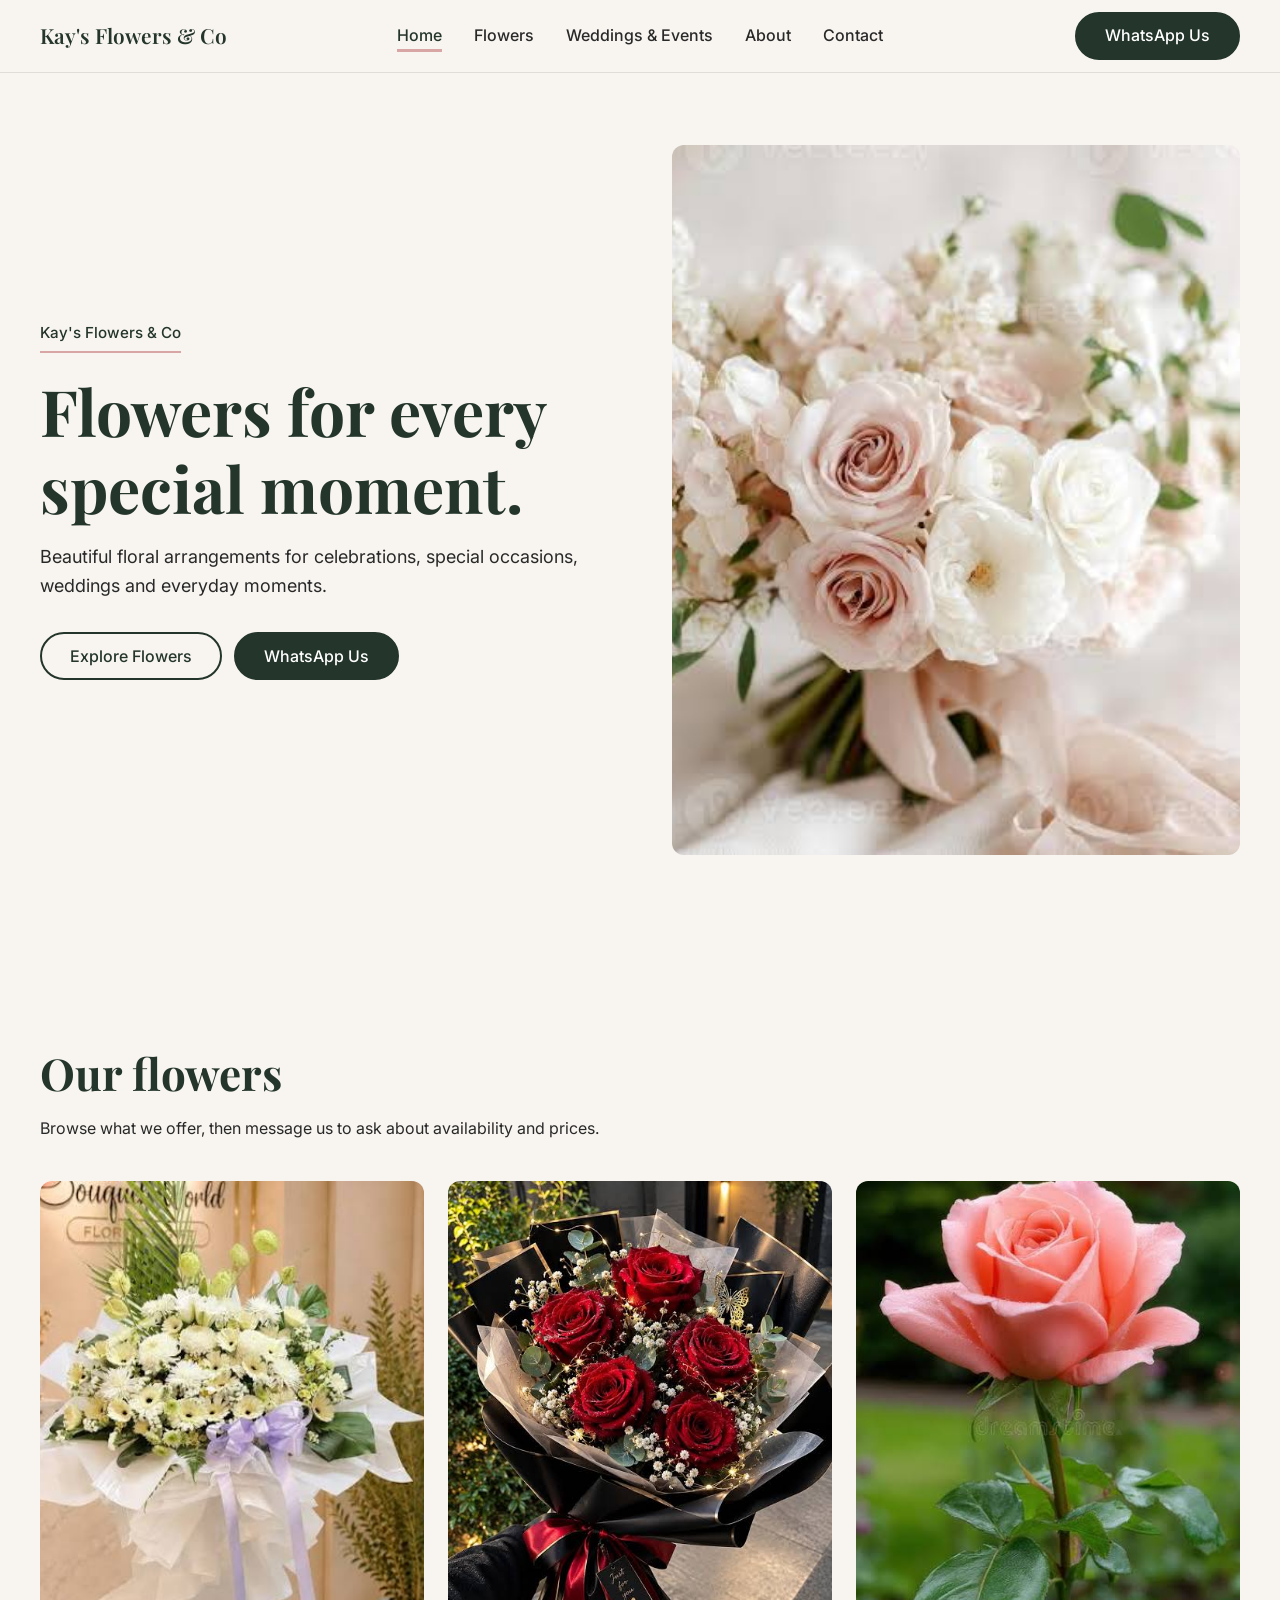
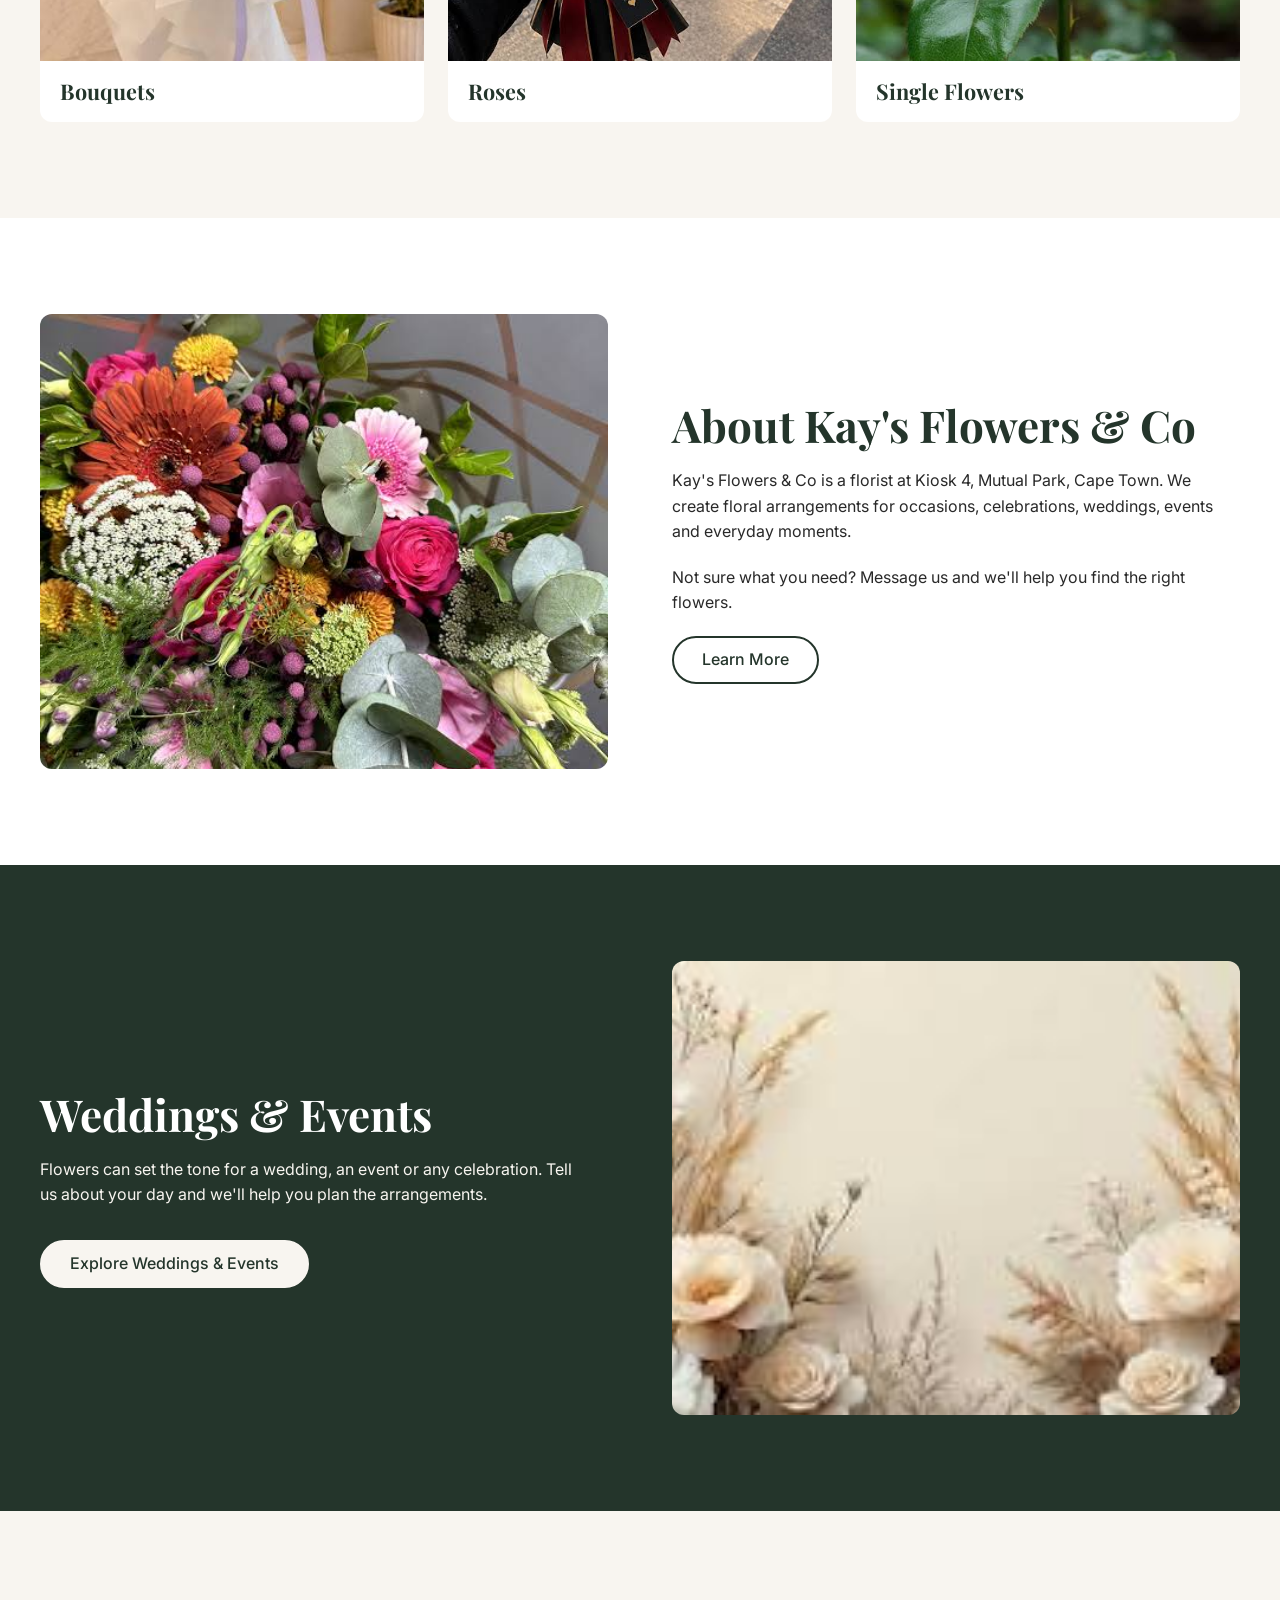
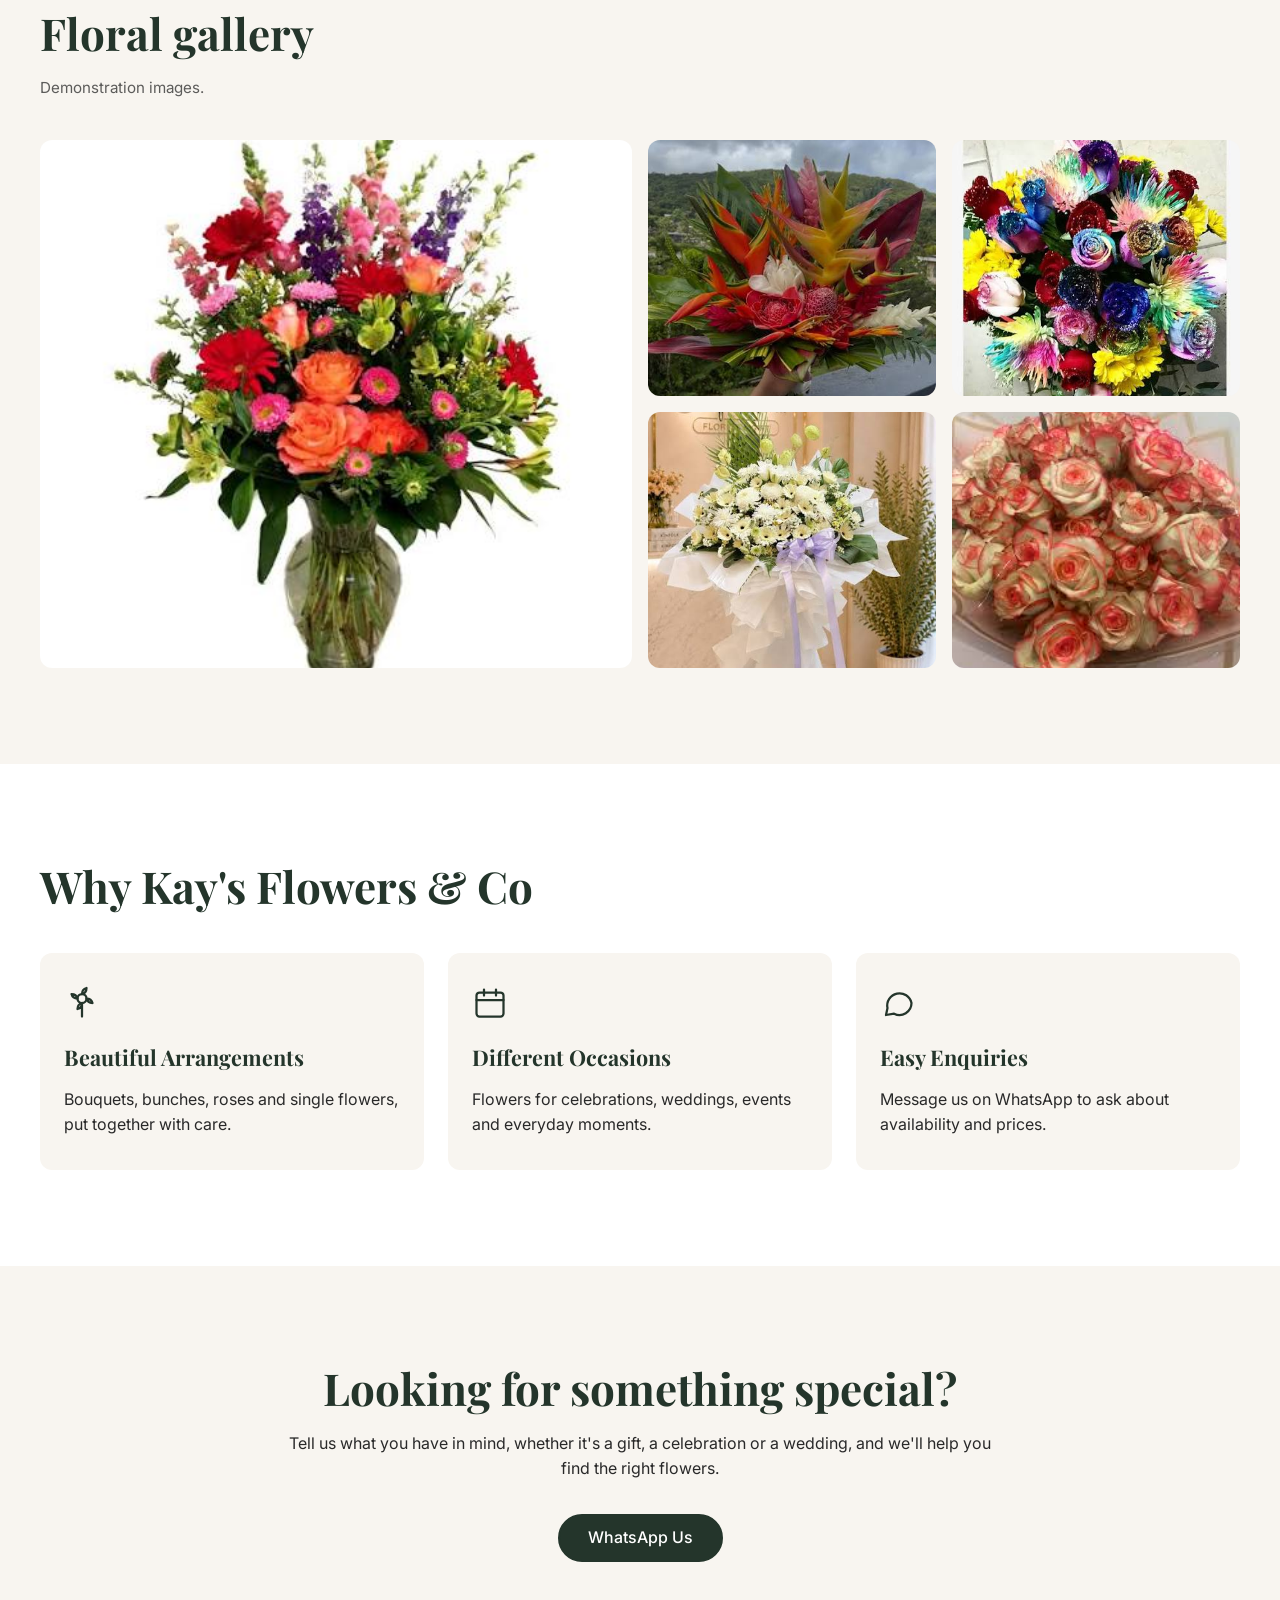
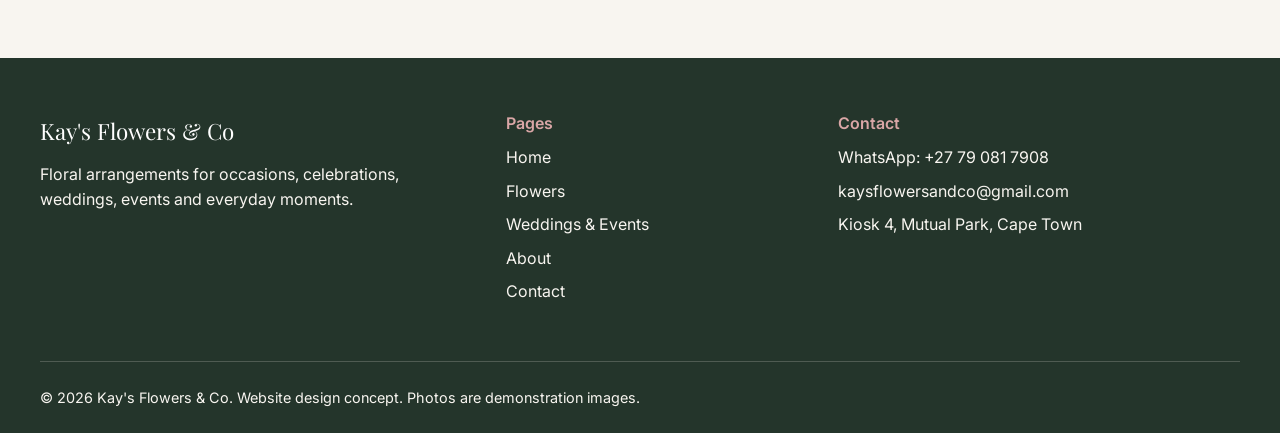
<file: index.html>
<!DOCTYPE html>
<html lang="en">
<head>
  <meta charset="UTF-8">
  <meta name="viewport" content="width=device-width, initial-scale=1.0">
  <title>Kay's Flowers &amp; Co | Florist in Cape Town</title>
  <meta name="description" content="Kay's Flowers & Co is a florist at Kiosk 4, Mutual Park, Cape Town. Bouquets, roses, single flowers, weddings and events. Enquire on WhatsApp.">

<link rel="icon" href="data:image/svg+xml,%3Csvg xmlns='http://www.w3.org/2000/svg' viewBox='0 0 100 100'%3E%3Ctext y='.9em' font-size='90'%3E🌷%3C/text%3E%3C/svg%3E">

  <link rel="preconnect" href="https://fonts.googleapis.com">
  <link rel="preconnect" href="https://fonts.gstatic.com" crossorigin>
  <link href="https://fonts.googleapis.com/css2?family=Inter:wght@400;500;600&family=Playfair+Display:wght@500;600;700&display=swap" rel="stylesheet">

  <link rel="stylesheet" href="stylesheet.css">
</head>

<body>

<header class="site-header">
  <div class="container header-inner">

    <a href="index.html" class="logo">Kay's Flowers &amp; Co</a>

    <button class="nav-toggle" aria-label="Open menu" aria-expanded="false" aria-controls="primary-nav">
      <span class="bar"></span>
      <span class="bar"></span>
      <span class="bar"></span>
    </button>

    <nav id="primary-nav" class="nav" aria-label="Main">
      <ul class="nav-links">
        <li><a href="index.html" aria-current="page">Home</a></li>
        <li><a href="flowers.html">Flowers</a></li>
        <li><a href="weddings-events.html">Weddings &amp; Events</a></li>
        <li><a href="about.html">About</a></li>
        <li><a href="contact.html">Contact</a></li>
      </ul>
      <a href="https://wa.me/27790817908" class="btn btn-primary nav-cta" target="_blank" rel="noopener">WhatsApp Us</a>
    </nav>

  </div>
</header>

<main>

  <section class="hero">
    <div class="container hero-inner">

      <div class="hero-text">
        <p class="hero-label">Kay's Flowers &amp; Co</p>
        <h1>Flowers for every special moment.</h1>
        <p class="hero-lead">Beautiful floral arrangements for celebrations, special occasions, weddings and everyday moments.</p>

        <div class="hero-actions">
          <a href="flowers.html" class="btn btn-outline">Explore Flowers</a>
          <a href="https://wa.me/27790817908" class="btn btn-primary" target="_blank" rel="noopener">WhatsApp Us</a>
        </div>
      </div>

      <div class="hero-image">
        <img src="images/hero.jpg" alt="A fresh bouquet of flowers from Kay's Flowers &amp; Co" width="1600" height="1200" fetchpriority="high">
      </div>

    </div>
  </section>

  <!-- Featured flowers -->
  <section class="section">
    <div class="container">
      <div class="section-heading">
        <h2>Our flowers</h2>
        <p>Browse what we offer, then message us to ask about availability and prices.</p>
      </div>

      <div class="card-grid">

        <article class="flower-card">
          <img src="images/bouquets.jpg" alt="A hand-tied bouquet of mixed flowers" width="800" height="1000" loading="lazy">
          <h3><a href="flowers.html#bouquets">Bouquets</a></h3>
        </article>

        <article class="flower-card">
          <img src="images/roses.jpg" alt="Fresh roses" width="800" height="1000" loading="lazy">
          <h3><a href="flowers.html#roses">Roses</a></h3>
        </article>

        <article class="flower-card">
          <img src="images/single-flower.jpg" alt="A single flower stem" width="800" height="1000" loading="lazy">
          <h3><a href="flowers.html#single-flowers">Single Flowers</a></h3>
        </article>

      </div>
    </div>
  </section>

  <!-- About preview -->
  <section class="section section-white">
    <div class="container about-inner">

      <div class="about-image">
        <img src="images/about.jpg" alt="Fresh flowers arranged on a table" width="1000" height="800" loading="lazy">
      </div>

      <div class="about-text">
        <h2>About Kay's Flowers &amp; Co</h2>
        <p>Kay's Flowers &amp; Co is a florist at Kiosk 4, Mutual Park, Cape Town. We create floral arrangements for occasions, celebrations, weddings, events and everyday moments.</p>
        <p>Not sure what you need? Message us and we'll help you find the right flowers.</p>
        <a href="about.html" class="btn btn-outline">Learn More</a>
      </div>

    </div>
  </section>

  <!-- Weddings & Events -->
  <section class="section section-green">
    <div class="container split">

      <div class="split-text">
        <h2>Weddings &amp; Events</h2>
        <p>Flowers can set the tone for a wedding, an event or any celebration. Tell us about your day and we'll help you plan the arrangements.</p>
        <a href="weddings-events.html" class="btn btn-light">Explore Weddings &amp; Events</a>
      </div>

      <div class="split-image">
        <img src="images/weddings.jpg" alt="Floral arrangement for a wedding or event" width="900" height="700" loading="lazy">
      </div>

    </div>
  </section>

  <!-- Floral gallery -->
  <section class="section">
    <div class="container">
      <div class="section-heading">
        <h2>Floral gallery</h2>
        <p class="note">Demonstration images.</p>
      </div>

      <div class="gallery">
        <figure class="gallery-item feature">
          <img src="images/gallery-1.jpg" alt="A large floral arrangement in soft colours" width="1200" height="900" loading="lazy">
        </figure>
        <figure class="gallery-item">
          <img src="images/gallery-2.jpg" alt="Close-up of pink flowers" width="600" height="600" loading="lazy">
        </figure>
        <figure class="gallery-item">
          <img src="images/gallery-3.jpg" alt="White flowers with green leaves" width="600" height="600" loading="lazy">
        </figure>
        <figure class="gallery-item">
          <img src="images/gallery-4.jpg" alt="A bunch of flowers wrapped for gifting" width="600" height="600" loading="lazy">
        </figure>
        <figure class="gallery-item">
          <img src="images/gallery-5.jpg" alt="A single flower in soft light" width="600" height="600" loading="lazy">
        </figure>
      </div>
    </div>
  </section>

  <!-- Why Kay's Flowers & Co -->
  <section class="section section-white">
    <div class="container">
      <div class="section-heading">
        <h2>Why Kay's Flowers &amp; Co</h2>
      </div>

      <div class="feature-grid">

        <article class="feature-card">
          <svg class="icon" viewBox="0 0 24 24" aria-hidden="true">
            <circle cx="12" cy="9" r="3"/>
            <path d="M12 6c0-2 1-3.500 3-4 0 2-1 3.500-3 4zM12 12c0 2-1 3.500-3 4 0-2 1-3.500 3-4zM9 9c-2 0-3.500-1-4-3 2 0 3.500 1 4 3zM15 9c2 0 3.500 1 4 3-2 0-3.500-1-4-3zM12 12v9"/>
          </svg>
          <h3>Beautiful Arrangements</h3>
          <p>Bouquets, bunches, roses and single flowers, put together with care.</p>
        </article>

        <article class="feature-card">
          <svg class="icon" viewBox="0 0 24 24" aria-hidden="true">
            <rect x="3" y="5" width="18" height="16" rx="2"/>
            <path d="M3 10h18M8 3v4M16 3v4"/>
          </svg>
          <h3>Different Occasions</h3>
          <p>Flowers for celebrations, weddings, events and everyday moments.</p>
        </article>

        <article class="feature-card">
          <svg class="icon" viewBox="0 0 24 24" aria-hidden="true">
            <path d="M21 12a8 8 0 0 1-11.600 7.100L4 20l1-4.600A8 8 0 1 1 21 12z"/>
          </svg>
          <h3>Easy Enquiries</h3>
          <p>Message us on WhatsApp to ask about availability and prices.</p>
        </article>

      </div>
    </div>
  </section>

  <!-- WhatsApp call-to-action -->
  <section class="section cta">
    <div class="container cta-inner">
      <h2>Looking for something special?</h2>
      <p>Tell us what you have in mind, whether it's a gift, a celebration or a wedding, and we'll help you find the right flowers.</p>
      <a href="https://wa.me/27790817908?text=Hi%20Kay%27s%2C%20I%27d%20like%20to%20enquire%20about%20flowers." class="btn btn-primary" target="_blank" rel="noopener">WhatsApp Us</a>
    </div>
  </section>

<footer class="site-footer">
  <div class="container footer-grid">

    <div class="footer-about">
      <p class="footer-logo">Kay's Flowers &amp; Co</p>
      <p>Floral arrangements for occasions, celebrations, weddings, events and everyday moments.</p>
    </div>

    <nav aria-label="Footer">
      <h2 class="footer-heading">Pages</h2>
      <ul class="footer-list">
        <li><a href="index.html">Home</a></li>
        <li><a href="flowers.html">Flowers</a></li>
        <li><a href="weddings-events.html">Weddings &amp; Events</a></li>
        <li><a href="about.html">About</a></li>
        <li><a href="contact.html">Contact</a></li>
      </ul>
    </nav>

    <div>
      <h2 class="footer-heading">Contact</h2>
      <ul class="footer-list">
        <li><a href="https://wa.me/27790817908" target="_blank" rel="noopener">WhatsApp: +27 79 081 7908</a></li>
        <li><a href="mailto:kaysflowersandco@gmail.com">kaysflowersandco@gmail.com</a></li>
        <li><a href="https://www.google.com/maps/search/?api=1&amp;query=Mutual%20Park%2C%20Cape%20Town" target="_blank" rel="noopener">Kiosk 4, Mutual Park, Cape Town</a></li>
      </ul>
    </div>

  </div>

  <div class="container footer-bottom">
    <p>&copy; 2026 Kay's Flowers &amp; Co. Website design concept. Photos are demonstration images.</p>
  </div>
</footer>

</main>

  <script src="script.js"></script>
</body>
</html>
</file>
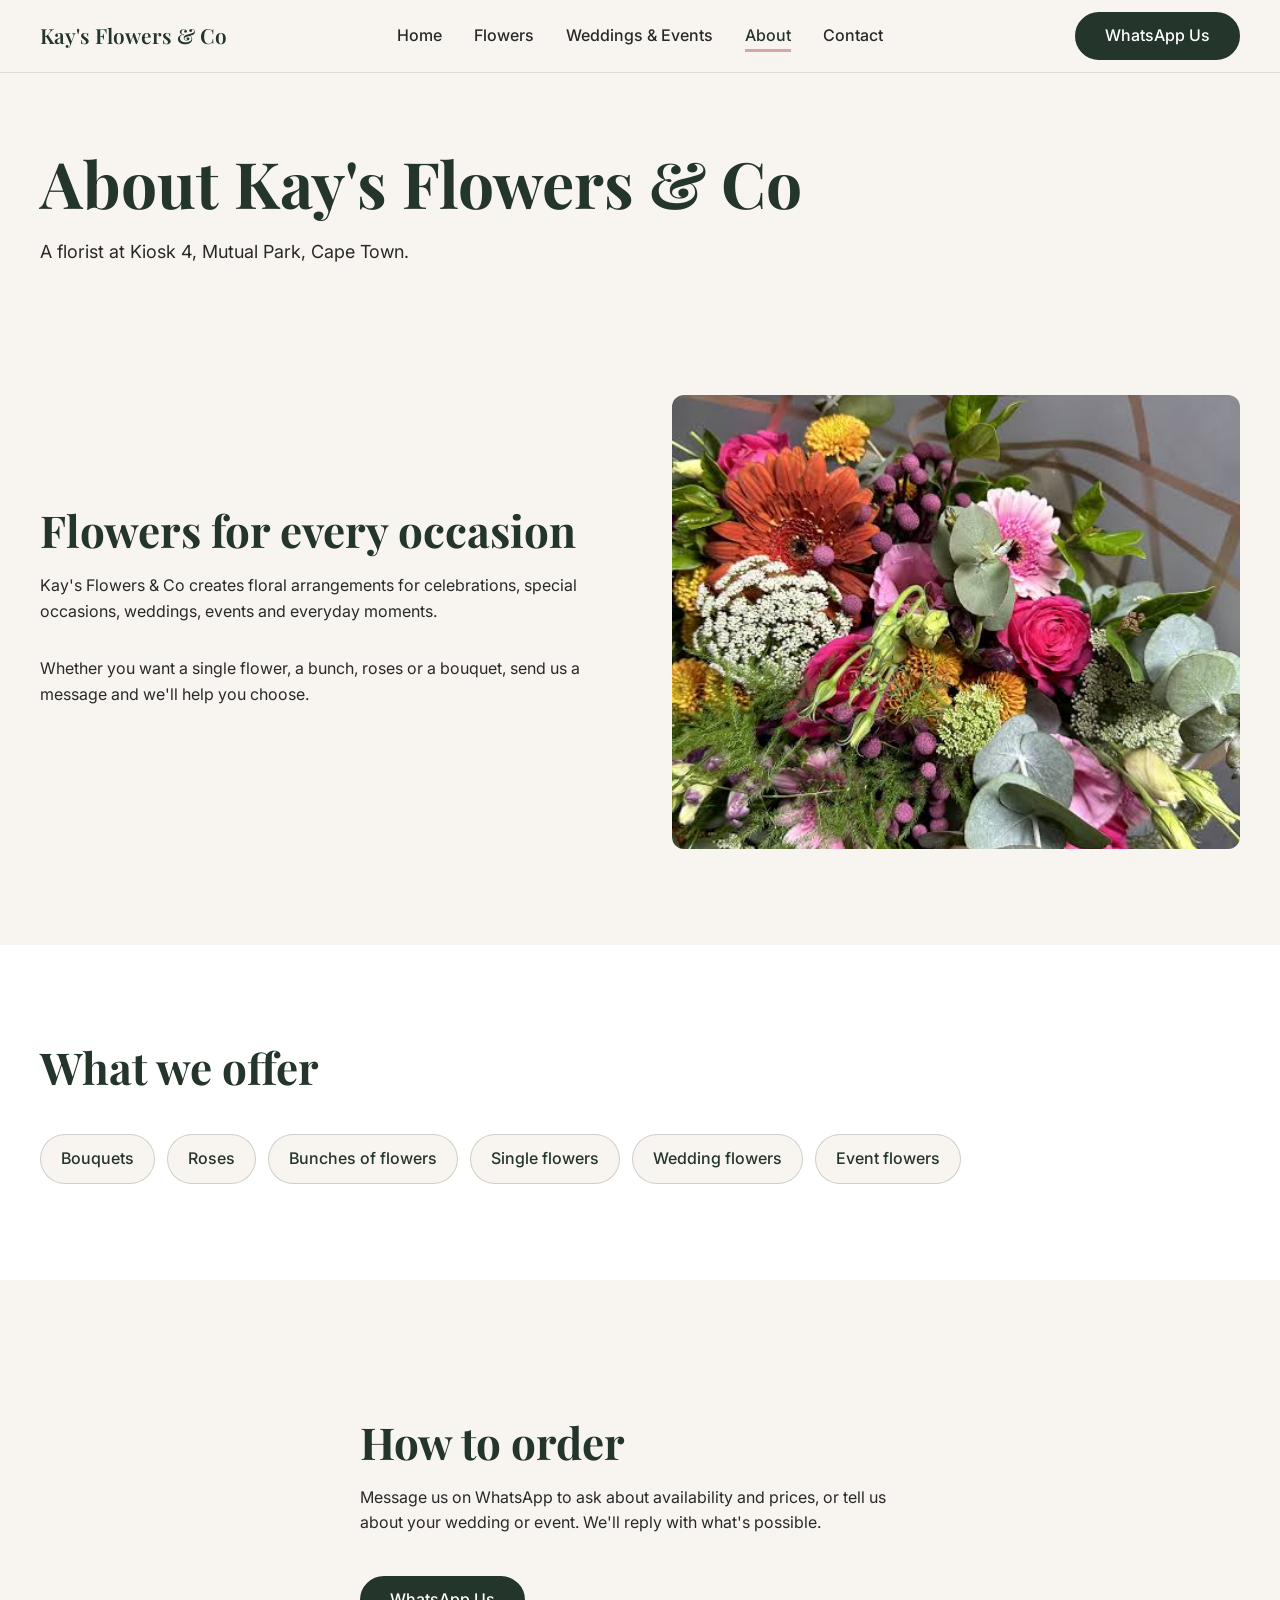
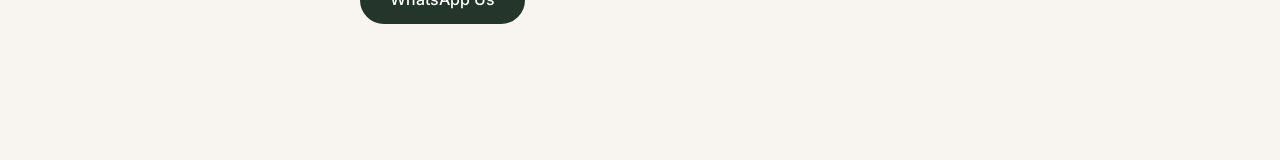
<file: about.html>
<!DOCTYPE html>
<html lang="en">
<head>
  <meta charset="UTF-8">
  <meta name="viewport" content="width=device-width, initial-scale=1.0">
  <title>About | Kay's Flowers &amp; Co</title>
  <meta name="description" content="Learn about Kay's Flowers &amp; Co, a florist at Kiosk 4, Mutual Park, Cape Town, offering bouquets, roses, single flowers, weddings and events.">

<link rel="icon" href="data:image/svg+xml,%3Csvg xmlns='http://www.w3.org/2000/svg' viewBox='0 0 100 100'%3E%3Ctext y='.9em' font-size='90'%3E🌷%3C/text%3E%3C/svg%3E">
  <link rel="preconnect" href="https://fonts.googleapis.com">
  <link rel="preconnect" href="https://fonts.gstatic.com" crossorigin>
  <link href="https://fonts.googleapis.com/css2?family=Inter:wght@400;500;600&family=Playfair+Display:wght@500;600;700&display=swap" rel="stylesheet">

  <link rel="stylesheet" href="stylesheet.css">
</head>

<body>

<header class="site-header">
  <div class="container header-inner">

    <a href="index.html" class="logo">Kay's Flowers &amp; Co</a>

    <button class="nav-toggle" aria-label="Open menu" aria-expanded="false" aria-controls="primary-nav">
      <span class="bar"></span>
      <span class="bar"></span>
      <span class="bar"></span>
    </button>

    <nav id="primary-nav" class="nav" aria-label="Main">
 <ul class="nav-links">
  <li><a href="index.html">Home</a></li>
  <li><a href="flowers.html">Flowers</a></li>
  <li><a href="weddings-events.html">Weddings &amp; Events</a></li>
  <li><a href="about.html" aria-current="page">About</a></li>
  <li><a href="contact.html">Contact</a></li>
</ul>
      <a href="https://wa.me/27790817908" class="btn btn-primary nav-cta" target="_blank" rel="noopener">WhatsApp Us</a>
    </nav>

  </div>
</header>

<main>

  <section class="page-hero">
    <div class="container">
      <h1>About Kay's Flowers &amp; Co</h1>
      <p>A florist at Kiosk 4, Mutual Park, Cape Town.</p>
    </div>
  </section>

  <section class="section">
    <div class="container split">
      <div class="split-text">
        <h2>Flowers for every occasion</h2>
        <p>Kay's Flowers &amp; Co creates floral arrangements for celebrations, special occasions, weddings, events and everyday moments.</p>
        <p>Whether you want a single flower, a bunch, roses or a bouquet, send us a message and we'll help you choose.</p>
      </div>
      <div class="split-image">
        <img src="images/about.jpg" alt="Fresh flowers arranged on a table" width="1000" height="800" loading="lazy">
      </div>
    </div>
  </section>

  <section class="section section-white">
    <div class="container">
      <div class="section-heading">
        <h2>What we offer</h2>
      </div>
      <ul class="offer-list">
        <li>Bouquets</li>
        <li>Roses</li>
        <li>Bunches of flowers</li>
        <li>Single flowers</li>
        <li>Wedding flowers</li>
        <li>Event flowers</li>
      </ul>
    </div>
  </section>

  <section class="section">
    <div class="container">
      <div class="info-panel">
        <h2>How to order</h2>
        <p>Message us on WhatsApp to ask about availability and prices, or tell us about your wedding or event. We'll reply with what's possible.</p>
        <a href="https://wa.me/27790817908?text=Hi%20Kay%27s%2C%20I%27d%20like%20to%20enquire%20about%20flowers." class="btn btn-primary" target="_blank" rel="noopener">WhatsApp Us</a>
      </div>
    </div>
  </section>

</main>

  <script src="script.js"></script>
</body>
</html>
</file>
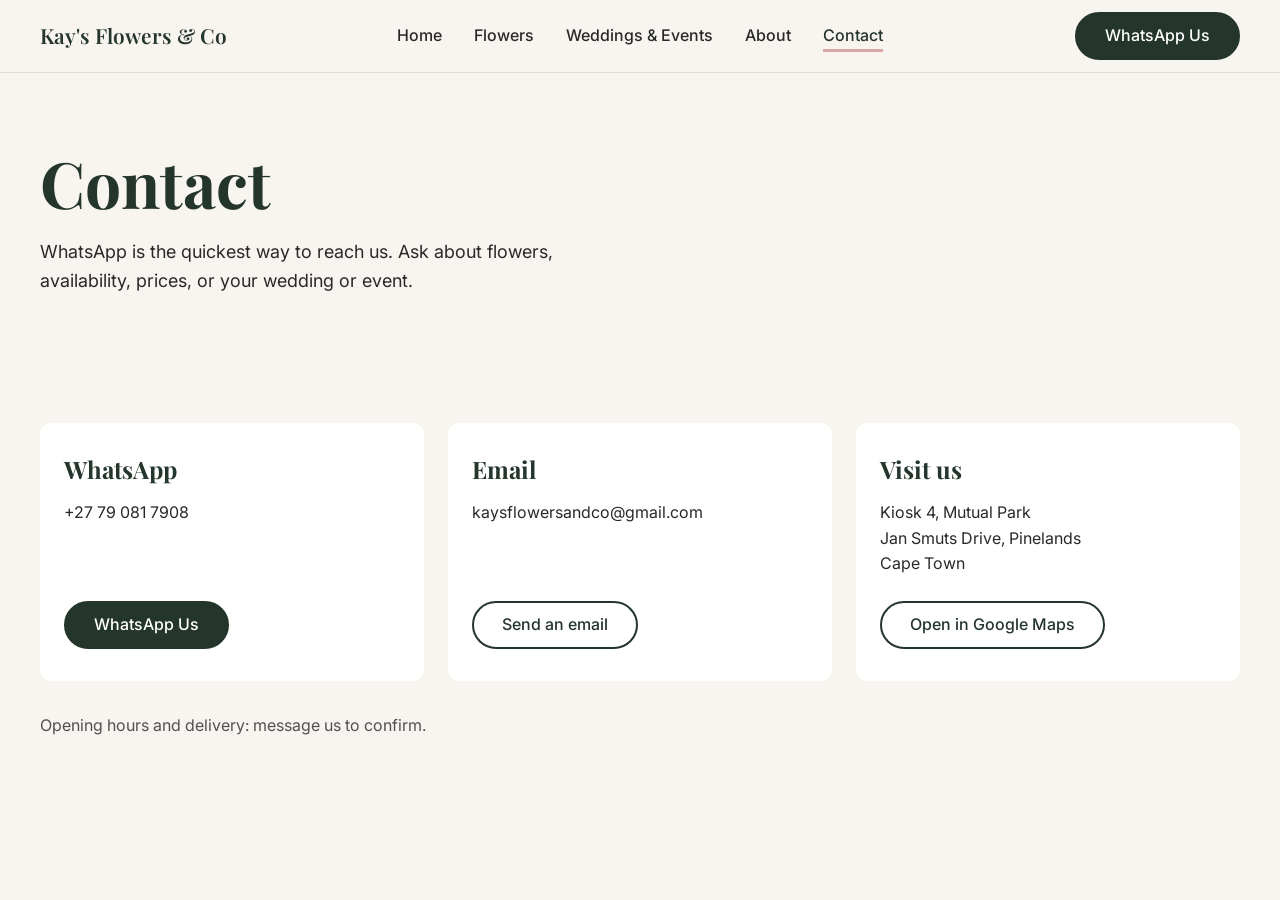
<file: contact.html>
<!DOCTYPE html>
<html lang="en">
<head>
  <meta charset="UTF-8">
  <meta name="viewport" content="width=device-width, initial-scale=1.0">
  <title>Contact | Kay's Flowers &amp; Co</title>
  <meta name="description" content="Contact Kay's Flowers &amp; Co on WhatsApp or email, or visit Kiosk 4, Mutual Park, Cape Town.">

  <link rel="icon" href="data:image/svg+xml,%3Csvg xmlns='http://www.w3.org/2000/svg' viewBox='0 0 100 100'%3E%3Ctext y='.9em' font-size='90'%3E🌷%3C/text%3E%3C/svg%3E">

  <link rel="preconnect" href="https://fonts.googleapis.com">
  <link rel="preconnect" href="https://fonts.gstatic.com" crossorigin>
  <link href="https://fonts.googleapis.com/css2?family=Inter:wght@400;500;600&family=Playfair+Display:wght@500;600;700&display=swap" rel="stylesheet">
  
  <link rel="stylesheet" href="stylesheet.css">
</head>

<body>

<header class="site-header">
  <div class="container header-inner">

    <a href="index.html" class="logo">Kay's Flowers &amp; Co</a>

    <button class="nav-toggle" aria-label="Open menu" aria-expanded="false" aria-controls="primary-nav">
      <span class="bar"></span>
      <span class="bar"></span>
      <span class="bar"></span>
    </button>

    <nav id="primary-nav" class="nav" aria-label="Main">
<ul class="nav-links">
  <li><a href="index.html">Home</a></li>
  <li><a href="flowers.html">Flowers</a></li>
  <li><a href="weddings-events.html">Weddings &amp; Events</a></li>
  <li><a href="about.html">About</a></li>
  <li><a href="contact.html" aria-current="page">Contact</a></li>
</ul>
      <a href="https://wa.me/27790817908" class="btn btn-primary nav-cta" target="_blank" rel="noopener">WhatsApp Us</a>
    </nav>

  </div>
</header>

<main>

  <section class="page-hero">
    <div class="container">
      <h1>Contact</h1>
      <p>WhatsApp is the quickest way to reach us. Ask about flowers, availability, prices, or your wedding or event.</p>
    </div>
  </section>

  <section class="section">
    <div class="container">
      <div class="contact-grid">

        <article class="contact-card">
          <h2>WhatsApp</h2>
          <p>+27 79 081 7908</p>
          <a href="https://wa.me/27790817908?text=Hi%20Kay%27s%2C%20I%27d%20like%20to%20enquire%20about%20flowers." class="btn btn-primary" target="_blank" rel="noopener">WhatsApp Us</a>
        </article>

        <article class="contact-card">
          <h2>Email</h2>
          <p class="break">kaysflowersandco@gmail.com</p>
          <a href="mailto:kaysflowersandco@gmail.com" class="btn btn-outline">Send an email</a>
        </article>

        <article class="contact-card">
          <h2>Visit us</h2>
          <p>Kiosk 4, Mutual Park<br>Jan Smuts Drive, Pinelands<br>Cape Town</p>
          <a href="https://www.google.com/maps/search/?api=1&amp;query=Mutual%20Park%2C%20Jan%20Smuts%20Drive%2C%20Pinelands%2C%20Cape%20Town" class="btn btn-outline" target="_blank" rel="noopener">Open in Google Maps</a>
        </article>

      </div>

      <p class="contact-note">Opening hours and delivery: message us to confirm.</p>
    </div>
  </section>

</main>

  <script src="script.js"></script>
</body>
</html>
</file>
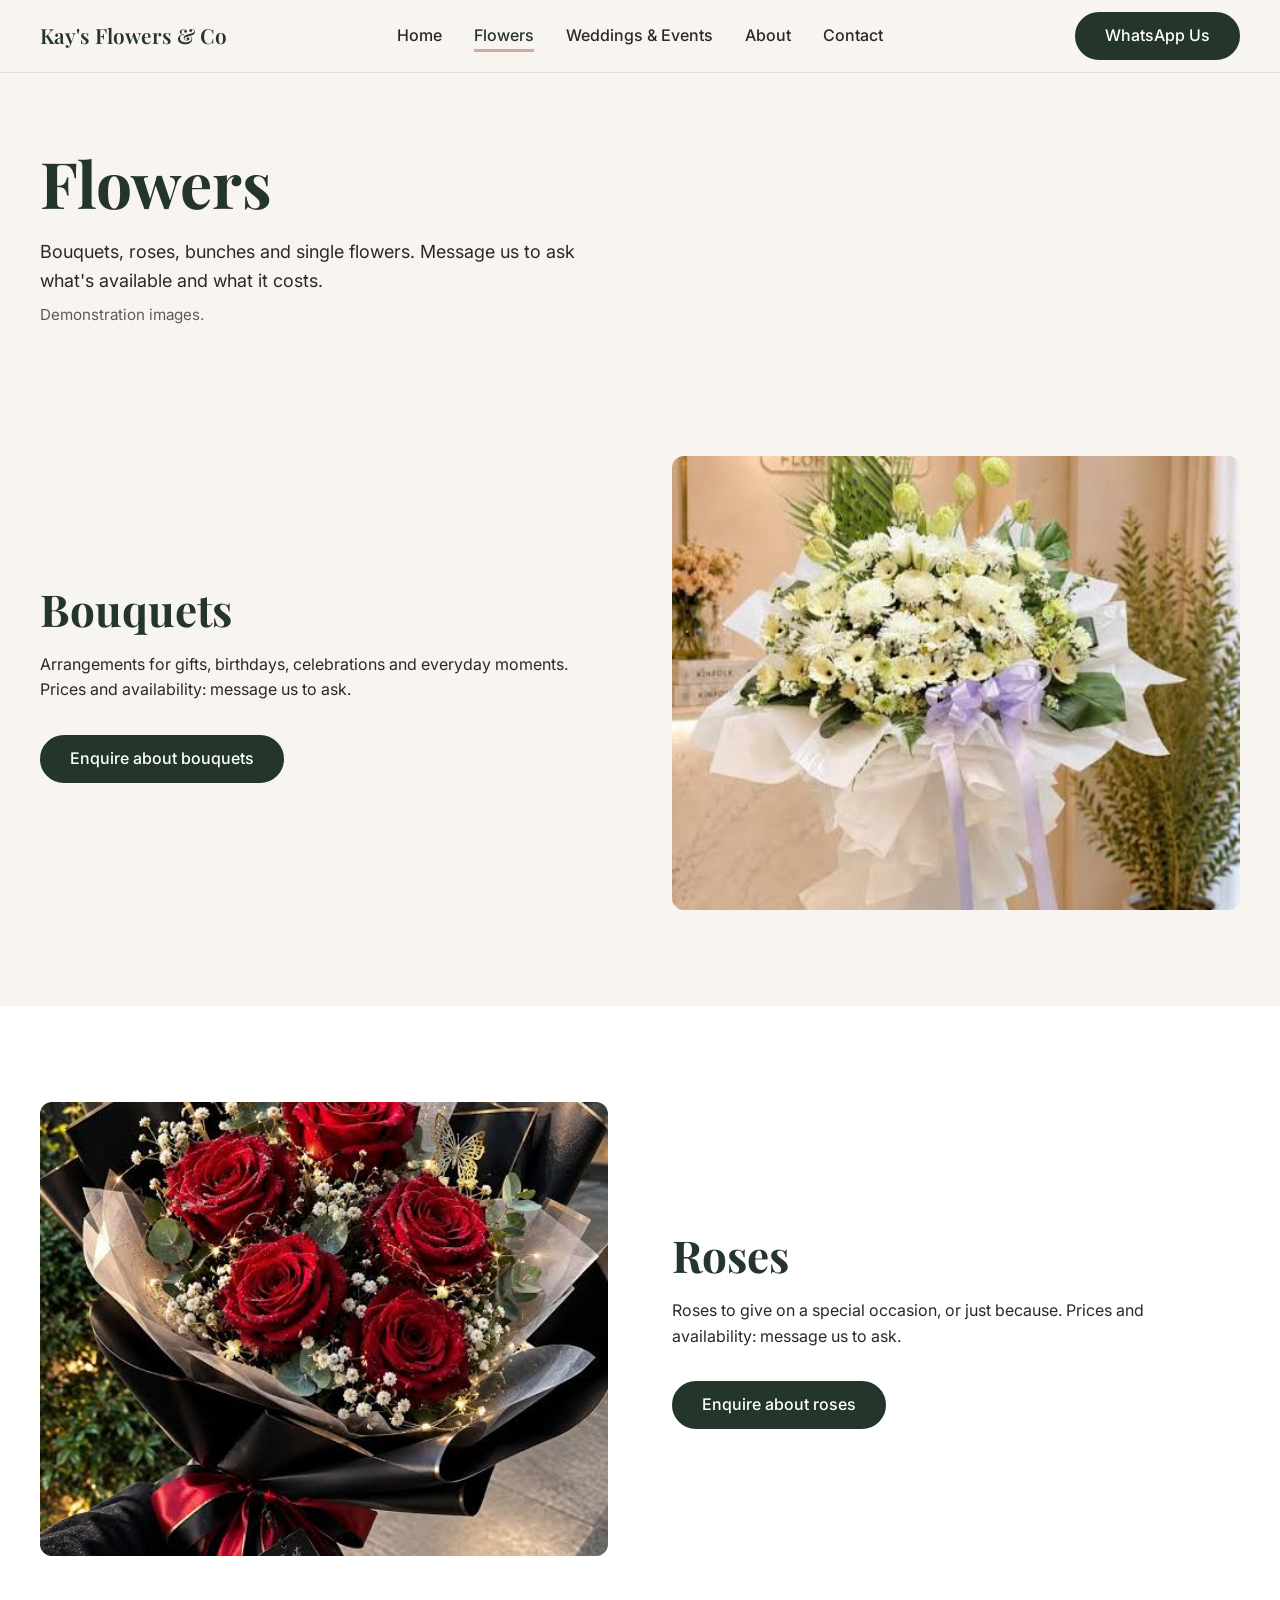
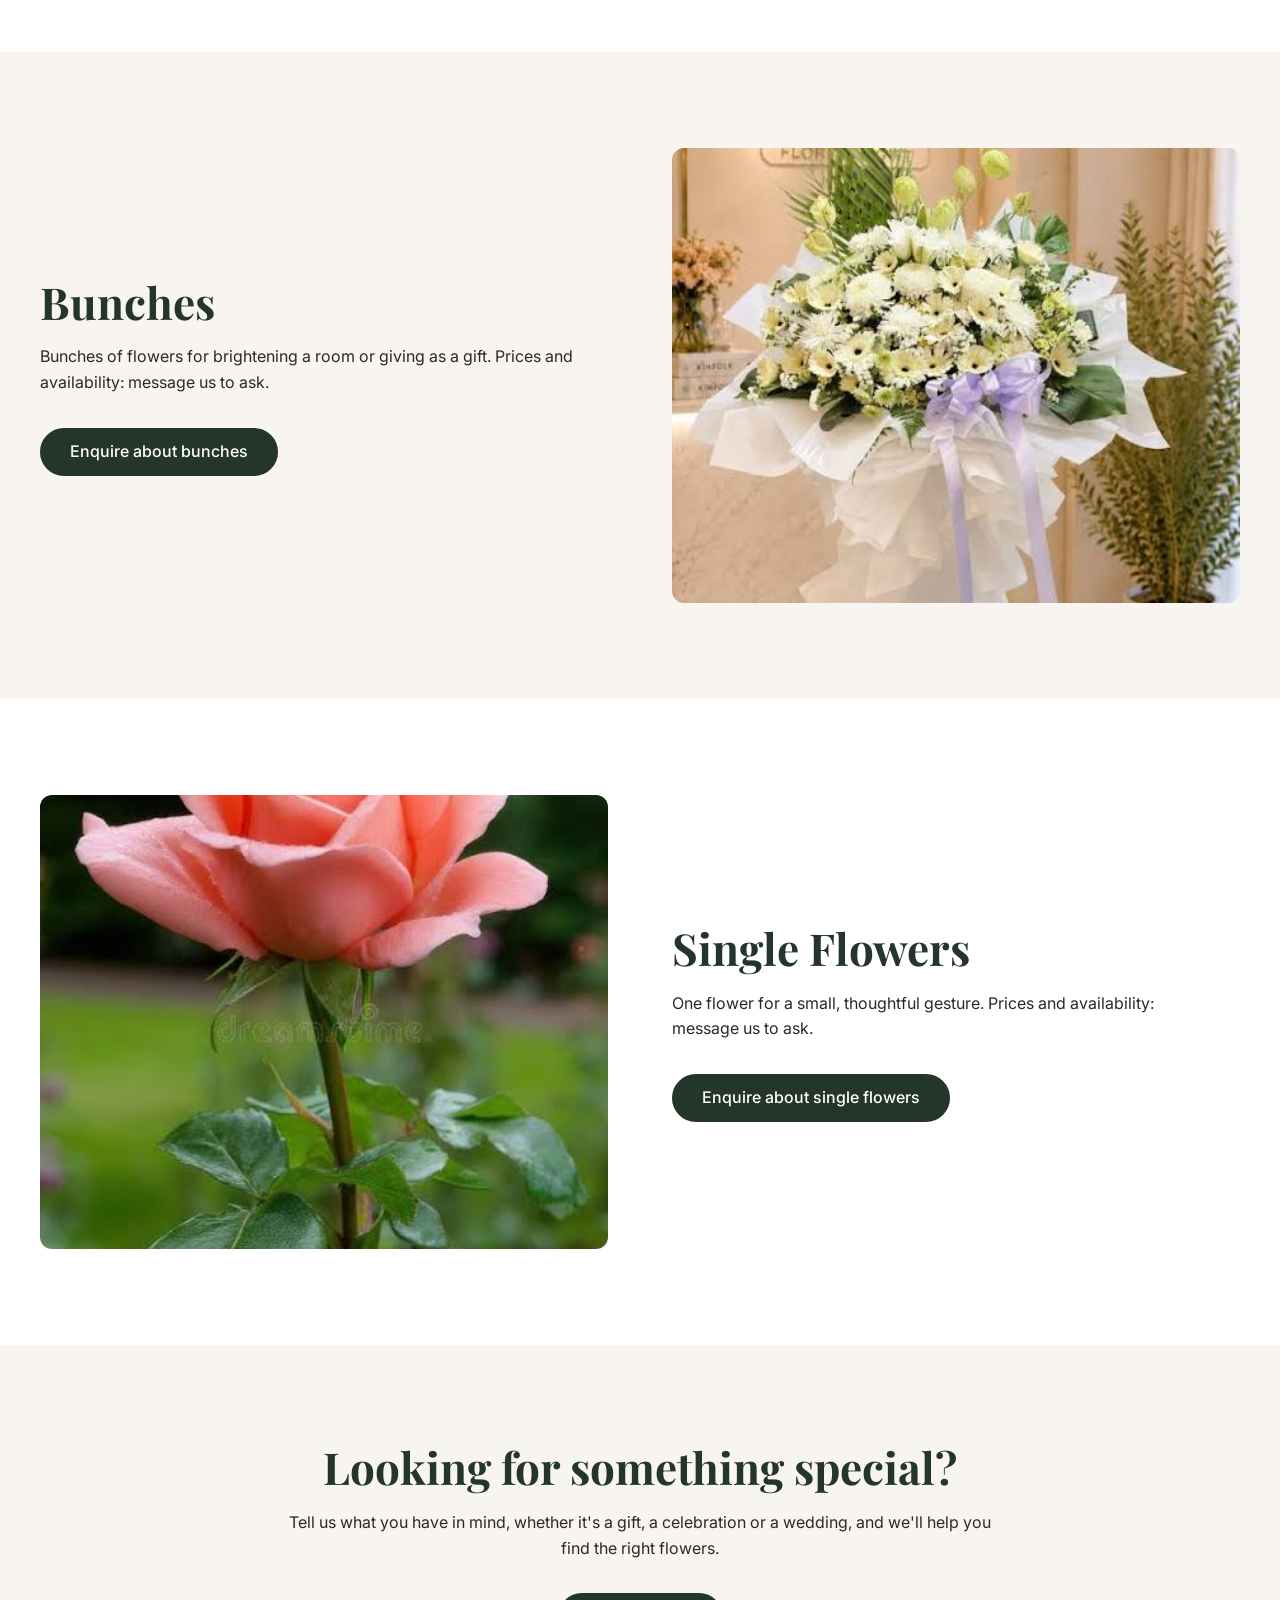
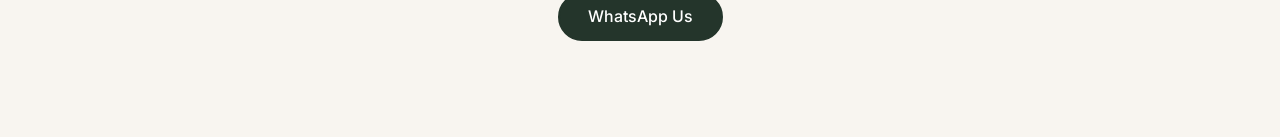
<file: flowers.html>
<!DOCTYPE html>
<html lang="en">
<head>
  <meta charset="UTF-8">
  <meta name="viewport" content="width=device-width, initial-scale=1.0">
  <title>Flowers | Kay's Flowers &amp; Co</title>
  <meta name="description" content="Bouquets, roses, bunches and single flowers from Kay's Flowers &amp; Co in Cape Town. Message us on WhatsApp for availability and prices.">

<link rel="icon" href="data:image/svg+xml,%3Csvg xmlns='http://www.w3.org/2000/svg' viewBox='0 0 100 100'%3E%3Ctext y='.9em' font-size='90'%3E🌷%3C/text%3E%3C/svg%3E">

  <link rel="preconnect" href="https://fonts.googleapis.com">
  <link rel="preconnect" href="https://fonts.gstatic.com" crossorigin>
  <link href="https://fonts.googleapis.com/css2?family=Inter:wght@400;500;600&family=Playfair+Display:wght@500;600;700&display=swap" rel="stylesheet">

  <link rel="stylesheet" href="stylesheet.css">
</head>

<body>

<header class="site-header">
  <div class="container header-inner">

    <a href="index.html" class="logo">Kay's Flowers &amp; Co</a>

    <button class="nav-toggle" aria-label="Open menu" aria-expanded="false" aria-controls="primary-nav">
      <span class="bar"></span>
      <span class="bar"></span>
      <span class="bar"></span>
    </button>

    <nav id="primary-nav" class="nav" aria-label="Main">
<ul class="nav-links">
  <li><a href="index.html">Home</a></li>
  <li><a href="flowers.html" aria-current="page">Flowers</a></li>
  <li><a href="weddings-events.html">Weddings &amp; Events</a></li>
  <li><a href="about.html">About</a></li>
  <li><a href="contact.html">Contact</a></li>
</ul>
      <a href="https://wa.me/27790817908" class="btn btn-primary nav-cta" target="_blank" rel="noopener">WhatsApp Us</a>
    </nav>

  </div>
</header>

<main>

  <section class="page-hero">
    <div class="container">
      <h1>Flowers</h1>
      <p>Bouquets, roses, bunches and single flowers. Message us to ask what's available and what it costs.</p>
      <p class="note">Demonstration images.</p>
    </div>
  </section>

  <section class="section product" id="bouquets">
    <div class="container split">
      <div class="split-text">
        <h2>Bouquets</h2>
        <p>Arrangements for gifts, birthdays, celebrations and everyday moments. Prices and availability: message us to ask.</p>
        <a href="https://wa.me/27790817908?text=Hi%20Kay%27s%2C%20I%27d%20like%20to%20enquire%20about%20a%20bouquet." class="btn btn-primary" target="_blank" rel="noopener">Enquire about bouquets</a>
      </div>
      <div class="split-image">
        <img src="images/bouquets.jpg" alt="A hand-tied bouquet of mixed flowers" width="800" height="640" loading="lazy">
      </div>
    </div>
  </section>

  <section class="section section-white product" id="roses">
    <div class="container split reverse">
      <div class="split-text">
        <h2>Roses</h2>
        <p>Roses to give on a special occasion, or just because. Prices and availability: message us to ask.</p>
        <a href="https://wa.me/27790817908?text=Hi%20Kay%27s%2C%20I%27d%20like%20to%20enquire%20about%20roses." class="btn btn-primary" target="_blank" rel="noopener">Enquire about roses</a>
      </div>
      <div class="split-image">
        <img src="images/roses.jpg" alt="Fresh roses" width="800" height="640" loading="lazy">
      </div>
    </div>
  </section>

  <section class="section product" id="bunches">
    <div class="container split">
      <div class="split-text">
        <h2>Bunches</h2>
        <p>Bunches of flowers for brightening a room or giving as a gift. Prices and availability: message us to ask.</p>
        <a href="https://wa.me/27790817908?text=Hi%20Kay%27s%2C%20I%27d%20like%20to%20enquire%20about%20a%20bunch%20of%20flowers." class="btn btn-primary" target="_blank" rel="noopener">Enquire about bunches</a>
      </div>
      <div class="split-image">
        <img src="images/gallery-4.jpg" alt="A bunch of flowers" width="800" height="640" loading="lazy">
      </div>
    </div>
  </section>

  <section class="section section-white product" id="single-flowers">
    <div class="container split reverse">
      <div class="split-text">
        <h2>Single Flowers</h2>
        <p>One flower for a small, thoughtful gesture. Prices and availability: message us to ask.</p>
        <a href="https://wa.me/27790817908?text=Hi%20Kay%27s%2C%20I%27d%20like%20to%20enquire%20about%20single%20flowers." class="btn btn-primary" target="_blank" rel="noopener">Enquire about single flowers</a>
      </div>
      <div class="split-image">
        <img src="images/single-flower.jpg" alt="A single flower stem" width="800" height="640" loading="lazy">
      </div>
    </div>
  </section>

  <section class="section cta">
    <div class="container cta-inner">
      <h2>Looking for something special?</h2>
      <p>Tell us what you have in mind, whether it's a gift, a celebration or a wedding, and we'll help you find the right flowers.</p>
      <a href="https://wa.me/27790817908?text=Hi%20Kay%27s%2C%20I%27d%20like%20to%20enquire%20about%20flowers." class="btn btn-primary" target="_blank" rel="noopener">WhatsApp Us</a>
    </div>
  </section>

</main>

  <script src="script.js"></script>
</body>
</html>
</file>
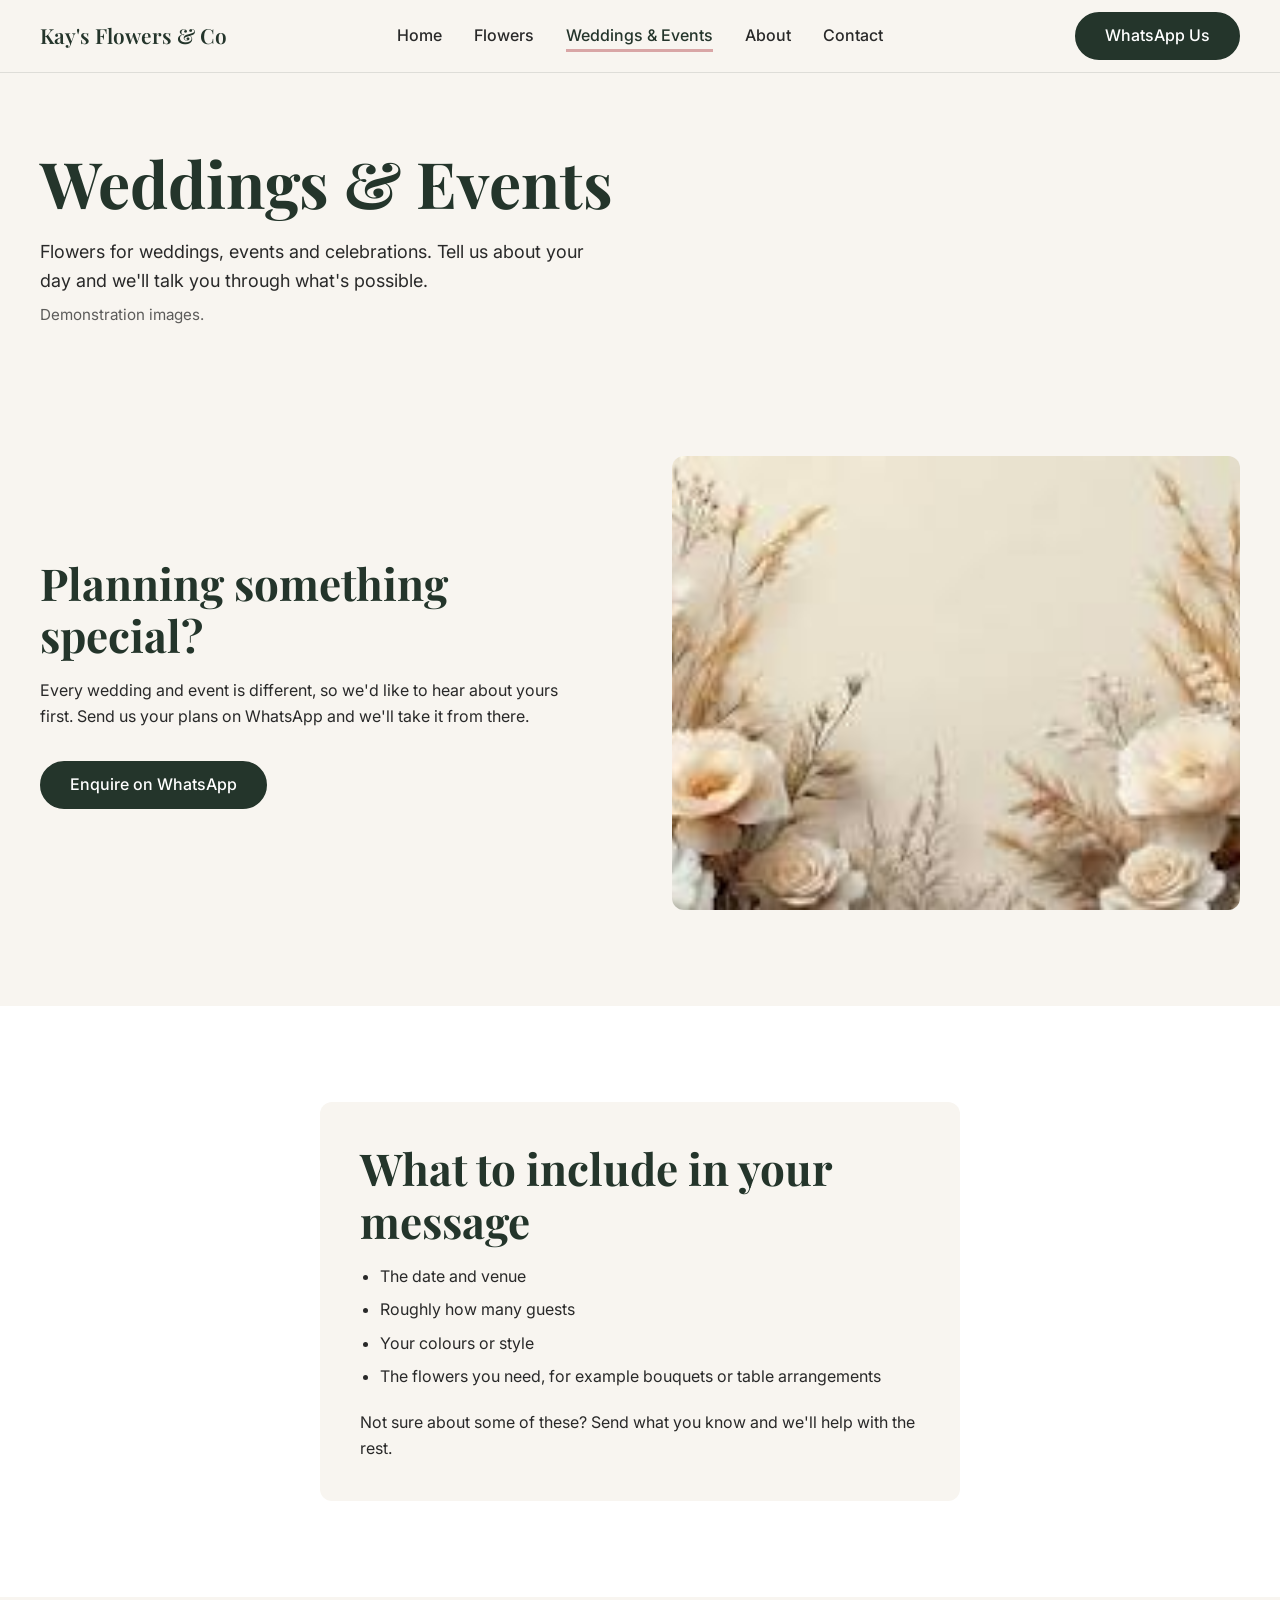
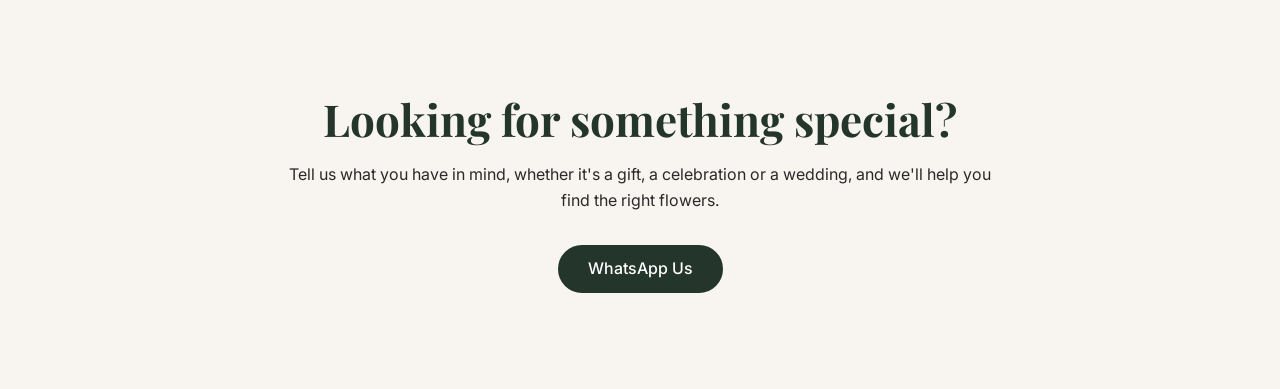
<file: weddings-events.html>
<!DOCTYPE html>
<html lang="en">
<head>
  <meta charset="UTF-8">
  <meta name="viewport" content="width=device-width, initial-scale=1.0">
  <title>Weddings &amp; Events | Kay's Flowers &amp; Co</title>
  <meta name="description" content="Flowers for weddings, events and celebrations from Kay's Flowers &amp; Co in Cape Town. Tell us about your day on WhatsApp.">

<link rel="icon" href="data:image/svg+xml,%3Csvg xmlns='http://www.w3.org/2000/svg' viewBox='0 0 100 100'%3E%3Ctext y='.9em' font-size='90'%3E🌷%3C/text%3E%3C/svg%3E">

  <link rel="preconnect" href="https://fonts.googleapis.com">
  <link rel="preconnect" href="https://fonts.gstatic.com" crossorigin>
  <link href="https://fonts.googleapis.com/css2?family=Inter:wght@400;500;600&family=Playfair+Display:wght@500;600;700&display=swap" rel="stylesheet">

  <link rel="stylesheet" href="stylesheet.css">
</head>

<body>

<header class="site-header">
  <div class="container header-inner">

    <a href="index.html" class="logo">Kay's Flowers &amp; Co</a>

    <button class="nav-toggle" aria-label="Open menu" aria-expanded="false" aria-controls="primary-nav">
      <span class="bar"></span>
      <span class="bar"></span>
      <span class="bar"></span>
    </button>

    <nav id="primary-nav" class="nav" aria-label="Main">
<ul class="nav-links">
  <li><a href="index.html">Home</a></li>
  <li><a href="flowers.html">Flowers</a></li>
  <li><a href="weddings-events.html" aria-current="page">Weddings &amp; Events</a></li>
  <li><a href="about.html">About</a></li>
  <li><a href="contact.html">Contact</a></li>
</ul>
      <a href="https://wa.me/27790817908" class="btn btn-primary nav-cta" target="_blank" rel="noopener">WhatsApp Us</a>
    </nav>

  </div>
</header>

<main>

  <section class="page-hero">
    <div class="container">
      <h1>Weddings &amp; Events</h1>
      <p>Flowers for weddings, events and celebrations. Tell us about your day and we'll talk you through what's possible.</p>
      <p class="note">Demonstration images.</p>
    </div>
  </section>

  <section class="section">
    <div class="container split">
      <div class="split-text">
        <h2>Planning something special?</h2>
        <p>Every wedding and event is different, so we'd like to hear about yours first. Send us your plans on WhatsApp and we'll take it from there.</p>
        <a href="https://wa.me/27790817908?text=Hi%20Kay%27s%2C%20I%27m%20planning%20a%20wedding%20or%20event.%0ADate%3A%20%0AVenue%3A%20" class="btn btn-primary" target="_blank" rel="noopener">Enquire on WhatsApp</a>
      </div>
      <div class="split-image">
        <img src="images/weddings.jpg" alt="Floral arrangement for a wedding or event" width="900" height="720" loading="lazy">
      </div>
    </div>
  </section>

  <section class="section section-white">
    <div class="container">
      <div class="info-panel">
        <h2>What to include in your message</h2>
        <ul class="info-list">
          <li>The date and venue</li>
          <li>Roughly how many guests</li>
          <li>Your colours or style</li>
          <li>The flowers you need, for example bouquets or table arrangements</li>
        </ul>
        <p>Not sure about some of these? Send what you know and we'll help with the rest.</p>
      </div>
    </div>
  </section>

  <section class="section cta">
    <div class="container cta-inner">
      <h2>Looking for something special?</h2>
      <p>Tell us what you have in mind, whether it's a gift, a celebration or a wedding, and we'll help you find the right flowers.</p>
      <a href="https://wa.me/27790817908?text=Hi%20Kay%27s%2C%20I%27d%20like%20to%20enquire%20about%20flowers." class="btn btn-primary" target="_blank" rel="noopener">WhatsApp Us</a>
    </div>
  </section>

</main>

  <script src="script.js"></script>
</body>
</html>
</file>
<file: stylesheet.css>
/* ---------- Design tokens ---------- */
:root {
  --cream: #F8F5F0;
  --forest: #24352B;
  --rose: #D9A6A6;
  --white: #FFFFFF;
  --charcoal: #292929;

  --font-heading: "Playfair Display", Georgia, serif;
  --font-body: "Inter", system-ui, sans-serif;

  --radius: 12px;
  --container: 1200px;
}

/* ---------- Reset ---------- */
*,
*::before,
*::after {
  box-sizing: border-box;
}

html {
  scroll-behavior: smooth;
}

body {
  margin: 0;
  background: var(--cream);
  color: var(--charcoal);
  font-family: var(--font-body);
  font-size: 1rem;          /* 16px */
  line-height: 1.6;
}

img {
  display: block;
  max-width: 100%;
  height: auto;
}

/* ---------- Typography ---------- */
h1, h2, h3 {
  font-family: var(--font-heading);
  color: var(--forest);
  line-height: 1.2;
  margin: 0 0 1rem;
}

h1 { font-size: clamp(2.25rem, 6vw, 4rem); }
h2 { font-size: clamp(1.75rem, 4vw, 2.75rem); }
h3 { font-size: 1.35rem; }

p { margin: 0 0 1.25rem; }

/* ---------- Layout ---------- */
.container {
  width: min(100% - 2.5rem, var(--container));
  margin-inline: auto;
}

/* ---------- Buttons ---------- */
.btn {
  display: inline-flex;
  align-items: center;
  justify-content: center;
  min-height: 48px;
  padding: 0 1.75rem;
  border-radius: 999px;
  font-family: var(--font-body);
  font-weight: 500;
  text-decoration: none;
  border: 2px solid var(--forest);
  transition: background-color 0.2s, color 0.2s;
}

.btn-primary {
  background: var(--forest);
  color: var(--white);
}
.btn-primary:hover {
  background: #1a271f;
}

.btn-outline {
  background: transparent;
  color: var(--forest);
}
.btn-outline:hover {
  background: var(--forest);
  color: var(--white);
}

/* ---------- Accessibility ---------- */
:focus-visible {
  outline: 3px solid var(--rose);
  outline-offset: 3px;
}

@media (prefers-reduced-motion: reduce) {
  * {
    animation: none !important;
    transition: none !important;
    scroll-behavior: auto !important;
  }
}


/* ---------- Header ---------- */
.site-header {
  position: sticky;
  top: 0;
  z-index: 100;
  background: var(--cream);
  border-bottom: 1px solid rgba(36, 53, 43, 0.12);
}

.header-inner {
  display: flex;
  align-items: center;
  justify-content: space-between;
  min-height: 72px;
}

.logo {
  font-family: var(--font-heading);
  font-size: 1.3rem;
  font-weight: 600;
  color: var(--forest);
  text-decoration: none;
}

/* Hamburger button (mobile) */
.nav-toggle {
  display: flex;
  flex-direction: column;
  justify-content: center;
  gap: 5px;
  width: 48px;
  height: 48px;
  padding: 0 12px;
  background: none;
  border: 0;
  cursor: pointer;
}

.bar {
  display: block;
  height: 2px;
  background: var(--forest);
  border-radius: 2px;
  transition: transform 0.25s, opacity 0.25s;
}

.nav-toggle[aria-expanded="true"] .bar:nth-child(1) { transform: translateY(7px) rotate(45deg); }
.nav-toggle[aria-expanded="true"] .bar:nth-child(2) { opacity: 0; }
.nav-toggle[aria-expanded="true"] .bar:nth-child(3) { transform: translateY(-7px) rotate(-45deg); }

/* Mobile menu panel */
.nav {
  position: absolute;
  top: 100%;
  left: 0;
  right: 0;
  display: flex;
  flex-direction: column;
  gap: 1rem;
  padding: 1rem 1.25rem 1.5rem;
  background: var(--cream);
  border-bottom: 1px solid rgba(36, 53, 43, 0.12);

  opacity: 0;
  visibility: hidden;
  transform: translateY(-8px);
  transition: opacity 0.25s, transform 0.25s, visibility 0.25s;
}

.nav.is-open {
  opacity: 1;
  visibility: visible;
  transform: translateY(0);
}

.nav-links {
  list-style: none;
  margin: 0;
  padding: 0;
  display: flex;
  flex-direction: column;
}

.nav-links a {
  display: block;
  padding: 0.85rem 0;
  color: var(--charcoal);
  font-weight: 500;
  text-decoration: none;
  border-bottom: 1px solid rgba(36, 53, 43, 0.08);
}

.nav-links a:hover,
.nav-links a[aria-current="page"] {
  color: var(--forest);
}

.nav-links a[aria-current="page"] {
  text-decoration: underline;
  text-decoration-color: var(--rose);
  text-decoration-thickness: 3px;
  text-underline-offset: 8px;
}

/* Desktop layout */
@media (min-width: 900px) {
  .header-inner {
    display: grid;
    grid-template-columns: 1fr auto 1fr;
    gap: 1.5rem;
  }

  .nav-toggle { display: none; }

    .nav {
    display: contents;   /* links and button become direct grid items */
    position: static;
    visibility: visible;
    opacity: 1;
    transform: none;
  }

  .nav-links {
    flex-direction: row;
    gap: 2rem;
  }

  .nav-links a {
    padding: 0.5rem 0;
    border-bottom: 0;
  }

  .nav-links a:hover {
    text-decoration: underline;
    text-decoration-color: var(--rose);
    text-decoration-thickness: 3px;
    text-underline-offset: 8px;
  }

  .nav-cta { justify-self: end; }
}

/* ---------- Hero ---------- */
.hero {
  padding: 2.5rem 0 4rem;
}

.hero-inner {
  display: grid;
  gap: 2.5rem;
  align-items: center;
}

.hero-label {
  display: inline-block;
  margin-bottom: 1.25rem;
  padding-bottom: 0.4rem;
  border-bottom: 2px solid var(--rose);
  font-size: 0.95rem;
  font-weight: 500;
  color: var(--forest);
}

.hero-lead {
  max-width: 34rem;
  font-size: 1.125rem;
  margin-bottom: 2rem;
}

.hero-actions {
  display: flex;
  flex-wrap: wrap;
  gap: 0.75rem;
}

.hero-image img {
  width: 100%;
  aspect-ratio: 4 / 3;
  object-fit: cover;
  border-radius: var(--radius);
}

@media (min-width: 900px) {
  .hero {
    padding: 4.5rem 0 6rem;
  }

  .hero-inner {
    grid-template-columns: 1fr 1fr;
    gap: 4rem;
  }

  .hero-image img {
    aspect-ratio: 4 / 5;
  }
}

/* ---------- Shared section styles ---------- */
.section {
  padding: 4rem 0;
}

.section-white {
  background: var(--white);
}

.section-heading {
  max-width: 36rem;
  margin-bottom: 2.5rem;
}

/* ---------- Featured flower cards ---------- */
.card-grid {
  display: grid;
  gap: 1.5rem;
}

.flower-card {
  position: relative;
  overflow: hidden;
  border-radius: var(--radius);
  background: var(--white);
}

.flower-card img {
  width: 100%;
  aspect-ratio: 4 / 5;
  object-fit: cover;
  transition: transform 0.4s;
}

.flower-card h3 {
  margin: 0;
  padding: 1.1rem 1.25rem;
}

.flower-card a {
  color: var(--forest);
  text-decoration: none;
}

/* Stretch the link over the whole card */
.flower-card a::after {
  content: "";
  position: absolute;
  inset: 0;
}

.flower-card:hover img {
  transform: scale(1.04);
}

.flower-card:focus-within {
  outline: 3px solid var(--rose);
  outline-offset: 3px;
}

/* ---------- About preview ---------- */
.about-inner {
  display: grid;
  gap: 2rem;
  align-items: center;
}

.about-image img {
  width: 100%;
  aspect-ratio: 5 / 4;
  object-fit: cover;
  border-radius: var(--radius);
}

.about-text p {
  max-width: 34rem;
}

/* ---------- Larger screens ---------- */
@media (min-width: 700px) {
  .card-grid {
    grid-template-columns: repeat(3, 1fr);
  }
}

@media (min-width: 900px) {
  .section {
    padding: 6rem 0;
  }

  .about-inner {
    grid-template-columns: 1fr 1fr;
    gap: 4rem;
  }
}

/* ---------- Green section ---------- */
.section-green {
  background: var(--forest);
  color: var(--cream);
}

.section-green h2 {
  color: var(--white);
}

.btn-light {
  background: var(--cream);
  color: var(--forest);
  border-color: var(--cream);
}
.btn-light:hover {
  background: var(--rose);
  border-color: var(--rose);
}

/* ---------- Split layout (text + image) ---------- */
.split {
  display: grid;
  gap: 2rem;
  align-items: center;
}

.split-text p {
  max-width: 34rem;
  margin-bottom: 2rem;
}

.split-image img {
  width: 100%;
  aspect-ratio: 5 / 4;
  object-fit: cover;
  border-radius: var(--radius);
}

/* ---------- Gallery ---------- */
.note {
  font-size: 0.95rem;
  opacity: 0.75;
}

.gallery {
  display: grid;
  grid-template-columns: repeat(2, 1fr);
  gap: 0.75rem;
}

.gallery-item {
  margin: 0;
  overflow: hidden;
  border-radius: var(--radius);
}

.gallery-item img {
  width: 100%;
  aspect-ratio: 1 / 1;
  object-fit: cover;
}

.gallery-item.feature {
  grid-column: 1 / -1;     /* full width on mobile */
}

.gallery-item.feature img {
  aspect-ratio: 16 / 10;
}

/* ---------- Larger screens ---------- */
@media (min-width: 900px) {
  .split {
    grid-template-columns: 1fr 1fr;
    gap: 4rem;
  }

  .gallery {
    grid-template-columns: repeat(4, 1fr);
    grid-auto-rows: clamp(160px, 20vw, 280px);
    gap: 1rem;
  }

  .gallery-item img {
    height: 100%;
    aspect-ratio: auto;
  }

  .gallery-item.feature {
    grid-column: span 2;
    grid-row: span 2;
  }

  .gallery-item.feature img {
    aspect-ratio: auto;
  }
}

/* ---------- Why Kay's cards ---------- */
.feature-grid {
  display: grid;
  gap: 1.5rem;
}

.feature-card {
  padding: 2rem 1.5rem;
  background: var(--cream);
  border-radius: var(--radius);
}

.feature-card p {
  margin: 0;
}

.icon {
  width: 36px;
  height: 36px;
  margin-bottom: 1rem;
  fill: none;
  stroke: var(--forest);
  stroke-width: 1.5;
  stroke-linecap: round;
  stroke-linejoin: round;
}

/* ---------- WhatsApp call-to-action ---------- */
.cta-inner {
  max-width: 44rem;
  text-align: center;
}

.cta-inner p {
  margin-inline: auto;
  margin-bottom: 2rem;
}

/* ---------- Footer ---------- */
.site-footer {
  background: var(--forest);
  color: var(--cream);
  padding-top: 3.5rem;
}

.site-footer a {
  color: var(--cream);
  text-decoration: none;
}

.site-footer a:hover {
  text-decoration: underline;
  text-decoration-color: var(--rose);
  text-decoration-thickness: 2px;
  text-underline-offset: 5px;
}

.footer-grid {
  display: grid;
  gap: 2.5rem;
}

.footer-logo {
  font-family: var(--font-heading);
  font-size: 1.4rem;
  color: var(--white);
  margin-bottom: 0.75rem;
}

.footer-about p:last-child {
  max-width: 24rem;
  margin: 0;
}

.footer-heading {
  font-family: var(--font-body);
  font-size: 1rem;
  font-weight: 600;
  color: var(--rose);
  margin-bottom: 0.75rem;
}

.footer-list {
  list-style: none;
  margin: 0;
  padding: 0;
}

.footer-list li {
  margin-bottom: 0.5rem;
  overflow-wrap: anywhere;
}

.footer-bottom {
  margin-top: 3rem;
  padding: 1.5rem 0;
  border-top: 1px solid rgba(248, 245, 240, 0.2);
  font-size: 0.9rem;
}

.footer-bottom p {
  margin: 0;
}

.site-footer :focus-visible {
  outline-color: var(--cream);
}

/* ---------- Larger screens ---------- */
@media (min-width: 700px) {
  .feature-grid {
    grid-template-columns: repeat(3, 1fr);
  }
}

@media (min-width: 900px) {
  .footer-grid {
    grid-template-columns: 1.5fr 1fr 1.5fr;
    gap: 4rem;
  }
}


/* ---------- Inner pages ---------- */
.page-hero {
  padding: 3rem 0 1rem;
}

.page-hero p {
  max-width: 36rem;
  margin-bottom: 0.5rem;
  font-size: 1.125rem;
}

.page-hero .note {
  font-size: 0.95rem;
}

/* Anchor links should not hide under the sticky header */
.product {
  scroll-margin-top: 80px;
}

/* ---------- Info panel ---------- */
.info-panel {
  max-width: 40rem;
  margin-inline: auto;
  padding: 2rem 1.5rem;
  background: var(--cream);
  border-radius: var(--radius);
}

.info-list {
  margin: 0 0 1.25rem;
  padding-left: 1.25rem;
}

.info-list li {
  margin-bottom: 0.5rem;
}

.info-panel p:last-child {
  margin: 0;
}

@media (min-width: 900px) {
  .page-hero {
    padding: 4.5rem 0 1.5rem;
  }

  .split.reverse .split-image {
    order: -1;
  }

  .info-panel {
    padding: 2.5rem;
  }
}

/* ---------- About: offer list ---------- */
.offer-list {
  list-style: none;
  margin: 0;
  padding: 0;
  display: flex;
  flex-wrap: wrap;
  gap: 0.75rem;
}

.offer-list li {
  padding: 0.7rem 1.25rem;
  background: var(--cream);
  border: 1px solid rgba(36, 53, 43, 0.2);
  border-radius: 999px;
  font-weight: 500;
  color: var(--forest);
}

.info-panel .btn {
  margin-top: 1.25rem;
}

/* ---------- Contact ---------- */
.contact-grid {
  display: grid;
  gap: 1.5rem;
}

.contact-card {
  display: flex;
  flex-direction: column;
  align-items: flex-start;
  padding: 2rem 1.5rem;
  background: var(--white);
  border-radius: var(--radius);
}

.contact-card h2 {
  font-size: 1.5rem;
}

.contact-card p {
  margin-bottom: 1.5rem;
}

.contact-card .btn {
  margin-top: auto;
}

.break {
  overflow-wrap: anywhere;
}

.contact-note {
  margin: 2rem 0 0;
  color: var(--charcoal);
  opacity: 0.8;
}

@media (min-width: 900px) {
  .contact-grid {
    grid-template-columns: repeat(3, 1fr);
  }
}
</file>
